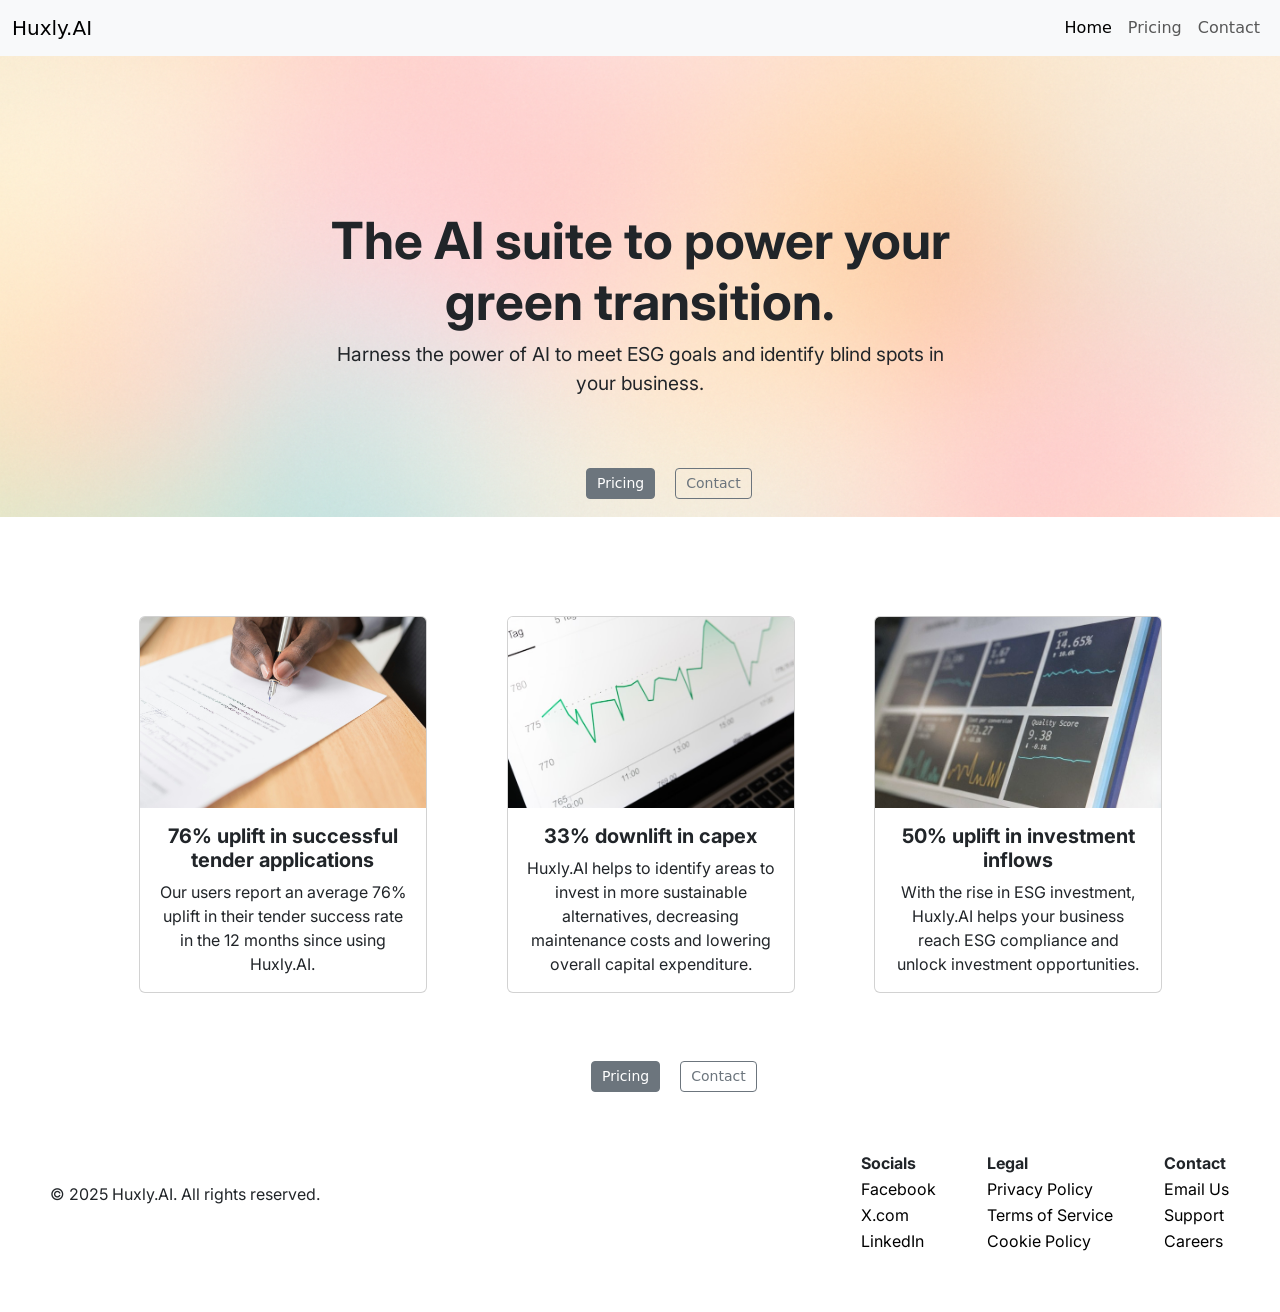
<file: index.html>
<!DOCTYPE html>
<html lang="en">

<head>
    <!-- metadata below sets character set, viewport settings, meta description, keywords for SEO, author and Title of the page. -->
    <meta charset="UTF-8">
    <meta name="viewport" content="width=device-width, initial-scale=1.0">
    <meta name="description" content="Huxly.AI - AI-powered ESG and Sustainability Data Platform">
    <meta name="keywords"
        content="Huxly.AI, ESG, Sustainability, AI-powered, Data Platform, Environmental, Social, Governance, Analytics">
    <meta name="author" content="Luke Thompson">
    <title>Huxly.AI - Home</title>
    <!-- link elements below includes bootstrap and original stylesheets into the page. -->
    <link rel="stylesheet" href="assets/css/style.css">
    <link href="https://cdn.jsdelivr.net/npm/bootstrap@5.3.8/dist/css/bootstrap.min.css" rel="stylesheet"
        integrity="sha384-sRIl4kxILFvY47J16cr9ZwB07vP4J8+LH7qKQnuqkuIAvNWLzeN8tE5YBujZqJLB" crossorigin="anonymous">
    <!-- embedding fonts from google -->
    <link rel="preconnect" href="https://fonts.googleapis.com">
    <link rel="preconnect" href="https://fonts.gstatic.com" crossorigin>
    <link
        href="https://fonts.googleapis.com/css2?family=Inter:ital,opsz,wght@0,14..32,100..900;1,14..32,100..900&display=swap"
        rel="stylesheet">
</head>

<body>
    <!-- header contains primary navbar which is fixed using CSS -->
    <header>
        <!-- Navbar code and style is repurposed from bootstrap's components library -->
        <nav class="navbar navbar-expand-lg bg-body-tertiary" id="primary-nav">
            <div class="container-fluid">
                <a class="navbar-brand" href="#">Huxly.AI</a>
                <button class="navbar-toggler" type="button" data-bs-toggle="collapse" data-bs-target="#navbarNav"
                    aria-controls="navbarNav" aria-expanded="false" aria-label="Toggle navigation">
                    <span class="navbar-toggler-icon"></span>
                </button>
                <!-- Navbar is built as an unordered list, use of flexbox to justify the navbar ul to the right of the div. -->
                <div class="collapse navbar-collapse" id="navbarNav">
                    <ul class="navbar-nav d-flex justify-content-end w-100">
                        <li class="nav-item">
                            <a class="nav-link active" aria-current="page"
                                aria-label="a hyperlink to navigate to the homepage" href="index.html">Home</a>
                        </li>
                        <li class="nav-item">
                            <a class="nav-link" href="pricing.html">Pricing</a>
                        </li>
                        <li class="nav-item">
                            <a class="nav-link" aria-label="a hyperlink to navigate to the contact page"
                                href="contact.html">Contact</a>
                        </li>
                    </ul>
                </div>
            </div>
        </nav>
    </header>
    <br>
    <!-- hero section semantically structured -->
    <section>
        <div class="hero-section">
            <!-- hero image with responsive deisgn and aria label for accessibilty
            image was generated using chatGPT and the "Ivory Glow" colour palette from Figma -->
            <img src="assets/img/hero-desktop-1.png"
                aria-label="Hero Image background showing an abstract and minimalist design with orange and blue tones representing sustainability and technology."
                alt="Abstract Hero Image desktop">

            <!-- h1 and p elements' variable font classes import font from google -->
            <h1 class="inter-bold-700">The AI suite to power your green transition.</h1>
            <p class="inter-normal-400">Harness the power of AI to meet ESG goals and identify blind spots in your
                business.</p>

            <!-- buttons from bootstrap are links to relevant pages on the site -->
            <div class="section-buttons">
                <a href="pricing.html" aria-label="a hyperlink to navigate to the pricing page"
                    class="btn btn-secondary btn-sm">
                    Pricing
                </a>
                <a href="contact.html" aria-label="a hyperlink to navigate to the contact page"
                    class="btn btn-outline-secondary btn-sm">
                    Contact
                </a>
            </div>
        </div>
    </section>
    <br>
    <section>
        <div class="benefits-section">
            <ul class="container row" id="benefits-ul">
                <li class="col-lg-4 col-md-6 col-sm-12">
                    <div class="card" style="width: 18rem;">
                        <img src="assets/img/cytonn-photography-unsplash.jpg" class="card-img-top"
                            alt="Photo of a person's hand signing a document. Photo by https://unsplash.com/@cytonn_photography?utm_source=unsplash&utm_medium=referral&utm_content=creditCopyText Cytonn Photography @ https://unsplash.com/photos/person-writing-on-white-paper-GJao3ZTX9gU?utm_source=unsplash&utm_medium=referral&utm_content=creditCopyText">
                        <div class="card-body">
                            <h5 class="card-title inter-bold-700">76% uplift in successful tender applications</h5>
                            <p class="card-text inter-normal-400">Our users report an average 76% uplift in their tender
                                success rate in the 12 months since using Huxly.AI.</p>
                        </div>
                    </div>
                </li>
                <li class="col-lg-4 col-md-6 col-sm-12">
                    <div class="card" style="width: 18rem;">
                        <img src="assets/img/markus-winkler-unsplash.jpg" class="card-img-top"
                            alt="Photo of financial market trend on a computer screen. Photo by https://unsplash.com/@markuswinkler?utm_source=unsplash&utm_medium=referral&utm_content=creditCopyText Markus Winkler @ https://unsplash.com/photos/black-and-silver-laptop-computer-IrRbSND5EUc">
                        <div class="card-body">
                            <h5 class="card-title inter-bold-700">33% downlift in capex</h5>
                            <p class="card-text inter-normal-400">Huxly.AI helps to identify areas to invest in more
                                sustainable alternatives, decreasing maintenance costs and lowering overall capital
                                expenditure.</p>
                        </div>
                    </div>
                </li>
                <li class="col-lg-4 col-md-6 col-sm-12">
                    <div class="card" style="width: 18rem;">
                        <img src="assets/img/stephen-dawson-unsplash.jpg" class="card-img-top"
                            alt="Photo by https://unsplash.com/@dawson2406?utm_source=unsplash&utm_medium=referral&utm_content=creditCopyText Stephen Dawson @ https://unsplash.com/photos/turned-on-monitoring-screen-qwtCeJ5cLYs?utm_source=unsplash&utm_medium=referral&utm_content=creditCopyTextUnsplash">
                        <div class="card-body">
                            <h5 class="card-title inter-bold-700">50% uplift in investment inflows</h5>
                            <p class="card-text inter-normal-400">With the rise in ESG investment,
                                Huxly.AI helps your business reach ESG compliance and unlock investment
                                opportunities.</p>
                        </div>
                    </div>
                </li>
            </ul>
            <div class="section-buttons">
                <!-- buttons from bootstrap are links to relevant pages on the site -->
                <a href="pricing.html" aria-label="a hyperlink to navigate to the pricing page"
                    class="btn btn-secondary btn-sm">
                    Pricing
                </a>
                <a href="contact.html" aria-label="a hyperlink to navigate to the contact page"
                    class="btn btn-outline-secondary btn-sm">
                    Contact
                </a>
            </div>
        </div>
    </section>

    <br>

    <!-- footer contains secondary navbar -->
    <footer>
        <div class="footer-nav">
            <nav class="navbar">
                <div class="footer-content col-md-6">
                    <p class="inter-normal-400">&copy; 2025 Huxly.AI. All rights reserved.</p>
                </div>

                <div class="footer-links col-md-6">
                    <table class="inter-normal-400"
                        aria-label="a data table containing the nav links for the footer nav bar">
                        <tr>
                            <th>
                                Socials
                            </th>
                            <th>
                                Legal
                            </th>
                            <th>
                                Contact
                            </th>
                        </tr>
                        <tr>
                            <td>
                                <a href="https://facebook.com/" target="_blank"
                                    aria-label="a hyperlink to facebook's homepage">Facebook</a>
                            </td>
                            <td>
                                <a href="https://www.privacypolicies.com/live/e289e4f3-e33b-4e38-826a-d3c6685af611"
                                    target="_blank" aria-label="a hyperlink to our privacy policy">Privacy Policy</a>
                            </td>
                            <td>
                                <a href="mailto:huxly@huxly.ai" target="_blank"
                                    aria-label="a hyperlink to email us">Email
                                    Us</a>
                            </td>
                        </tr>
                        <tr>
                            <td>
                                <a href="https://x.com/" target="_blank"
                                    aria-label="a hyperlink to X.com's homepage">X.com</a>
                            </td>
                            <td>
                                <a href="https://www.privacypolicies.com/live/bb65aa88-5503-41f1-b3d4-fbc7c5475021"
                                    target="_blank" aria-label="a hyperlink to our TOS">Terms of Service</a>
                            </td>
                            <td>
                                <a href="contact.html" aria-label="a hyperlink to our contact page">Support</a>
                            </td>
                        </tr>
                        <tr>
                            <td>
                                <a href="https://linkedin.com/" target="_blank"
                                    aria-label="a hyperlink to Linkedin's homepage">LinkedIn</a>
                            </td>
                            <td>
                                <a href="https://www.privacypolicies.com/live/eab9e047-bd60-47de-a37a-541c9a90000f"
                                    target="_blank" aria-label="a hyperlink to our cookie policy">Cookie Policy</a>
                            </td>
                            <td>
                                <a href="contact.html" aria-label="a hyperlink to our contact page">Careers</a>
                            </td>
                        </tr>
                    </table>
                </div>
            </nav>
        </div>
    </footer>

    <!-- Script below is to enable bootstrap on the webpage. -->
    <script src="https://cdn.jsdelivr.net/npm/bootstrap@5.3.8/dist/js/bootstrap.bundle.min.js"
        integrity="sha384-FKyoEForCGlyvwx9Hj09JcYn3nv7wiPVlz7YYwJrWVcXK/BmnVDxM+D2scQbITxI"
        crossorigin="anonymous"></script>
</body>

</html>
</file>
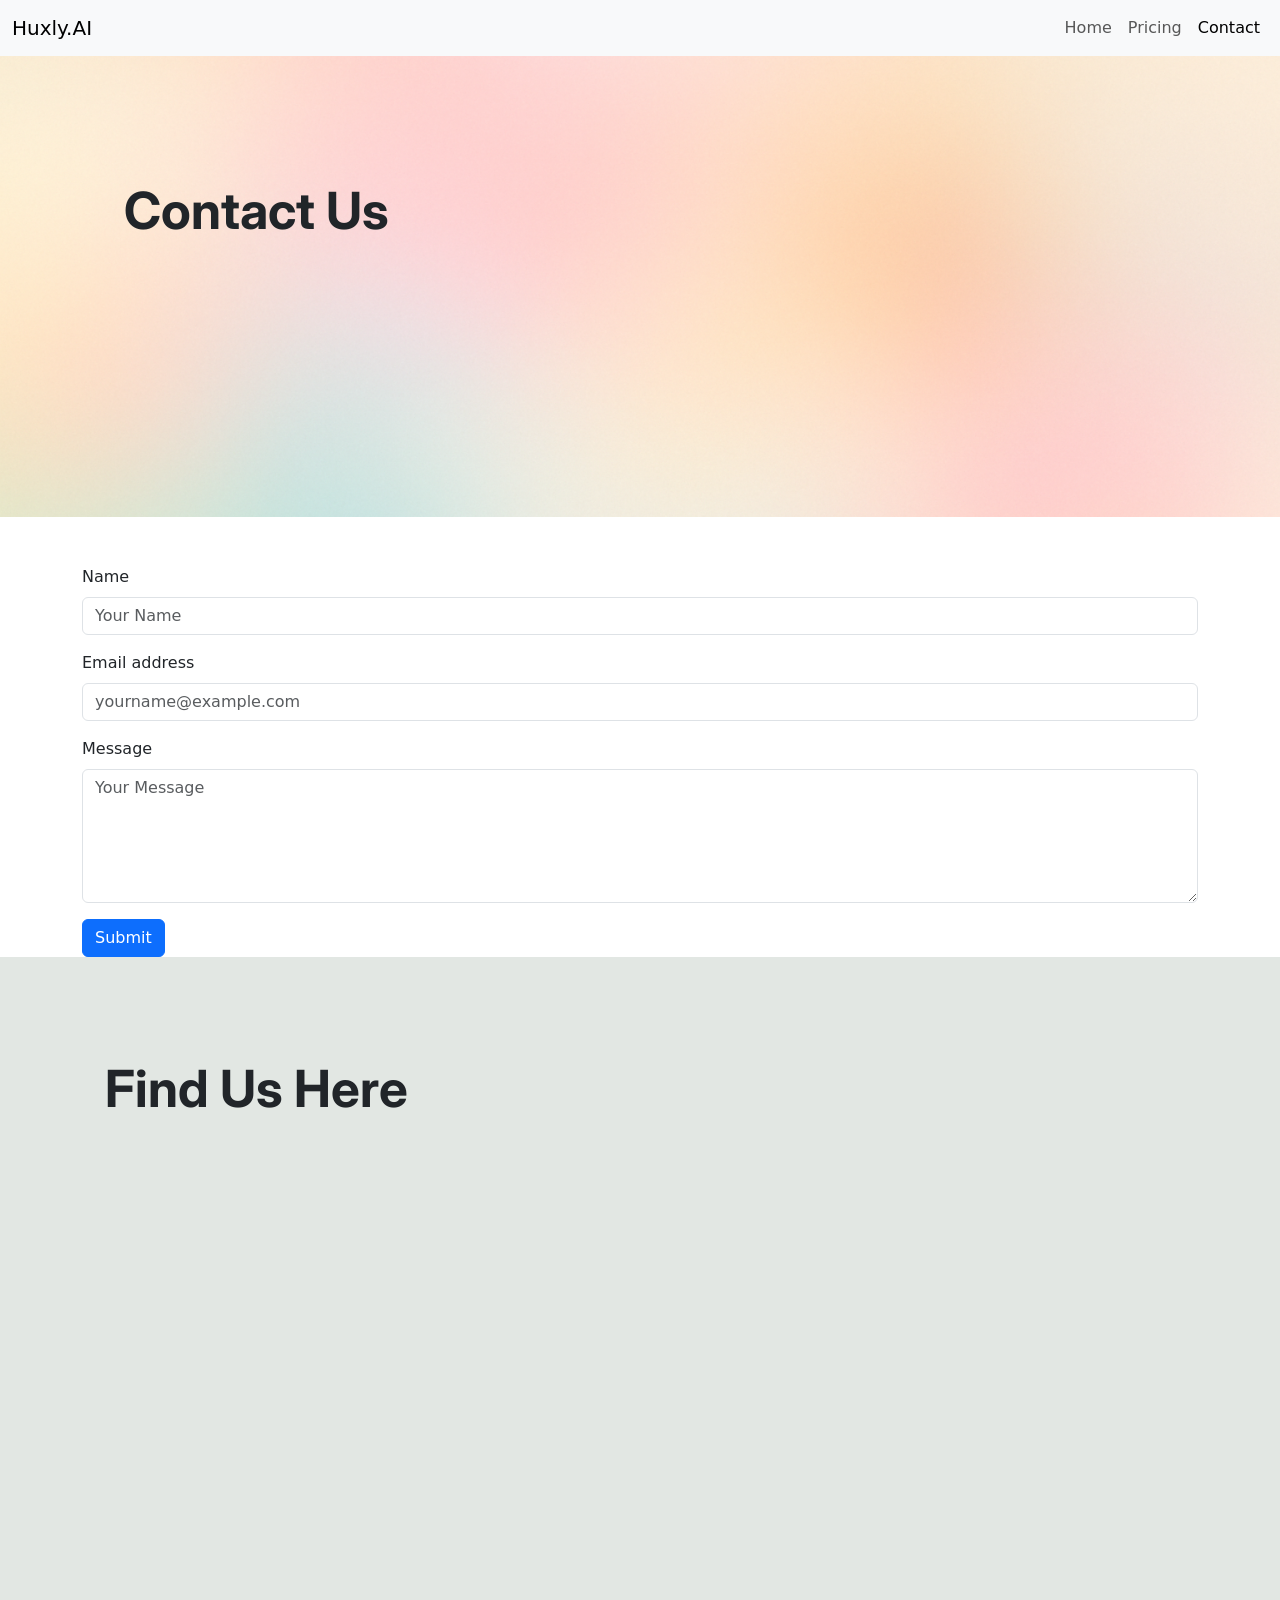
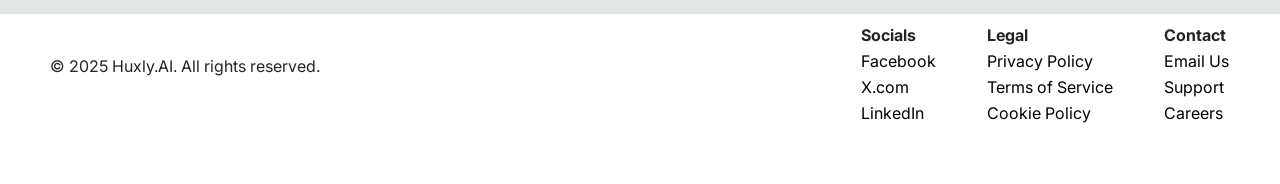
<file: contact.html>
<!DOCTYPE html>
<html lang="en">

<head>
    <!-- metadata below sets character set, viewport settings, meta description, keywords for SEO, author and Title of the page. -->
    <meta charset="UTF-8">
    <meta name="viewport" content="width=device-width, initial-scale=1.0">
    <meta name="description" content="Huxly.AI - AI-powered ESG and Sustainability Data Platform">
    <meta name="keywords"
        content="Huxly.AI, ESG, Sustainability, AI-powered, Data Platform, Environmental, Social, Governance, Analytics">
    <meta name="author" content="Luke Thompson">
    <title>Huxly.AI - Features</title>
    <!-- link elements below includes bootstrap and original stylesheets into the page. -->
    <link rel="stylesheet" href="assets/css/style.css">
    <link href="https://cdn.jsdelivr.net/npm/bootstrap@5.3.8/dist/css/bootstrap.min.css" rel="stylesheet"
        integrity="sha384-sRIl4kxILFvY47J16cr9ZwB07vP4J8+LH7qKQnuqkuIAvNWLzeN8tE5YBujZqJLB" crossorigin="anonymous">
    <!-- embedding fonts from google -->
    <link rel="preconnect" href="https://fonts.googleapis.com">
    <link rel="preconnect" href="https://fonts.gstatic.com" crossorigin>
    <link
        href="https://fonts.googleapis.com/css2?family=Inter:ital,opsz,wght@0,14..32,100..900;1,14..32,100..900&display=swap"
        rel="stylesheet">
</head>

<body>
    <!-- header contains primary navbar which is fixed using CSS -->
    <header>
        <!-- Navbar code and style is repurposed from bootstrap's components library -->
        <nav class="navbar navbar-expand-lg bg-body-tertiary" id="primary-nav">
            <div class="container-fluid">
                <a class="navbar-brand" href="#">Huxly.AI</a>
                <button class="navbar-toggler" type="button" data-bs-toggle="collapse" data-bs-target="#navbarNav"
                    aria-controls="navbarNav" aria-expanded="false" aria-label="Toggle navigation">
                    <span class="navbar-toggler-icon"></span>
                </button>
                <!-- Navbar is built as an unordered list, use of flexbox to justify the navbar ul to the right of the div. -->
                <div class="collapse navbar-collapse" id="navbarNav">
                    <ul class="navbar-nav d-flex justify-content-end w-100">
                        <li class="nav-item">
                            <a class="nav-link" aria-label="a hyperlink to navigate to the homepage"
                                href="index.html">Home</a>
                        </li>
                        <li class="nav-item">
                            <a class="nav-link" aria-label="a hyperlink to navigate to the pricing page"
                                href="pricing.html">Pricing</a>
                        </li>
                        <li class="nav-item">
                            <a class="nav-link active" aria-current="page" href="contact.html">Contact</a>
                        </li>
                    </ul>
                </div>
            </div>
        </nav>
    </header>
    <br>
    <section>
        <div class="contact-hero-section">
            <!-- hero image with responsive deisgn and aria label for accessibilty
            image was generated using chatGPT and the "Ivory Glow" colour palette from Figma -->
            <img src="assets/img/hero-desktop-1.png"
                aria-label="Hero Image background showing an abstract and minimalist design with orange and blue tones representing sustainability and technology."
                alt="Abstract Hero Image desktop">
            <h1 class="inter-bold-700">Contact Us</h1>
            <div id="contact-form" class="container col-sm-12 col-md-12 col-lg-12 mt-5">
                <form method="POST" action="https://formdump.codeinstitute.net/" target="_blank"
                    aria-label="a contact form to get in touch with us">
                    <div class="mb-3">
                        <label for="name" class="form-label">Name</label>
                        <input type="text" class="form-control" name="user-name" id="name" placeholder="Your Name"
                            aria-label="an input field to enter your name" required>
                    </div>
                    <div class="mb-3">
                        <label for="email" class="form-label">Email address</label>
                        <input type="email" class="form-control" name="user-email" id="email"
                            placeholder="yourname@example.com" aria-label="an input field to enter your email address"
                            required>
                    </div>
                    <div class="mb-3">
                        <label for="message" class="form-label">Message</label>
                        <textarea class="form-control" name="message" id="message" rows="5" placeholder="Your Message"
                            aria-label="a text area to write your message to us" required></textarea>
                    </div>
                    <button type="submit" class="btn btn-primary"
                        aria-label="a button to submit the form">Submit</button>
                </form>
            </div>
        </div>
    </section>

    <!-- section to include an iframe of google maps to find our address -->
    <section>
        <div id="grey-bg" class="contact-hero-section">
            <h1 class="inter-bold-700">Find Us Here</h1>
            <iframe id="maps-container" class="container col-sm-12"
                src="https://www.google.com/maps/embed?pb=!1m18!1m12!1m3!1d2379.0725728029465!2d-2.6079585229481568!3d53.39564167103368!2m3!1f0!2f0!3f0!3m2!1i1024!2i768!4f13.1!3m3!1m2!1s0x487b0248b0cb1c03%3A0xff80139ed7ace658!2s8%20Levens%20Cl%2C%20Warrington%20WA5%200EU!5e0!3m2!1sen!2suk!4v1764288295080!5m2!1sen!2suk"
                width="600" height="450" style="border:0;" allowfullscreen="" loading="lazy"
                referrerpolicy="no-referrer-when-downgrade">
            </iframe>
        </div>
    </section>
    <!-- footer contains secondary navbar -->
    <footer>
        <div class="footer-nav">
            <nav class="navbar">
                <div class="footer-content col-md-6">
                    <p class="inter-normal-400">&copy; 2025 Huxly.AI. All rights reserved.</p>
                </div>

                <div class="footer-links col-md-6">
                    <table class="inter-normal-400"
                        aria-label="a data table containing the nav links for the footer nav bar">
                        <tr>
                            <th>
                                Socials
                            </th>
                            <th>
                                Legal
                            </th>
                            <th>
                                Contact
                            </th>
                        </tr>
                        <tr>
                            <td>
                                <a href="https://facebook.com/" target="_blank"
                                    aria-label="a hyperlink to facebook's homepage">Facebook</a>
                            </td>
                            <td>
                                <a href="https://www.privacypolicies.com/live/e289e4f3-e33b-4e38-826a-d3c6685af611"
                                    target="_blank" aria-label="a hyperlink to our privacy policy">Privacy Policy</a>
                            </td>
                            <td>
                                <a href="mailto:huxly@huxly.ai" target="_blank"
                                    aria-label="a hyperlink to email us">Email
                                    Us</a>
                            </td>
                        </tr>
                        <tr>
                            <td>
                                <a href="https://x.com/" target="_blank"
                                    aria-label="a hyperlink to X.com's homepage">X.com</a>
                            </td>
                            <td>
                                <a href="https://www.privacypolicies.com/live/bb65aa88-5503-41f1-b3d4-fbc7c5475021"
                                    target="_blank" aria-label="a hyperlink to our TOS">Terms of Service</a>
                            </td>
                            <td>
                                <a href="contact.html" aria-label="a hyperlink to our contact page">Support</a>
                            </td>
                        </tr>
                        <tr>
                            <td>
                                <a href="https://linkedin.com/" target="_blank"
                                    aria-label="a hyperlink to Linkedin's homepage">LinkedIn</a>
                            </td>
                            <td>
                                <a href="https://www.privacypolicies.com/live/eab9e047-bd60-47de-a37a-541c9a90000f"
                                    target="_blank" aria-label="a hyperlink to our cookie policy">Cookie Policy</a>
                            </td>
                            <td>
                                <a href="contact.html" aria-label="a hyperlink to our contact page">Careers</a>
                            </td>
                        </tr>
                    </table>
                </div>
            </nav>
        </div>
    </footer>

    <!-- Script below is to enable bootstrap on the webpage. -->
    <script src="https://cdn.jsdelivr.net/npm/bootstrap@5.3.8/dist/js/bootstrap.bundle.min.js"
        integrity="sha384-FKyoEForCGlyvwx9Hj09JcYn3nv7wiPVlz7YYwJrWVcXK/BmnVDxM+D2scQbITxI"
        crossorigin="anonymous"></script>
</body>

</html>
</file>
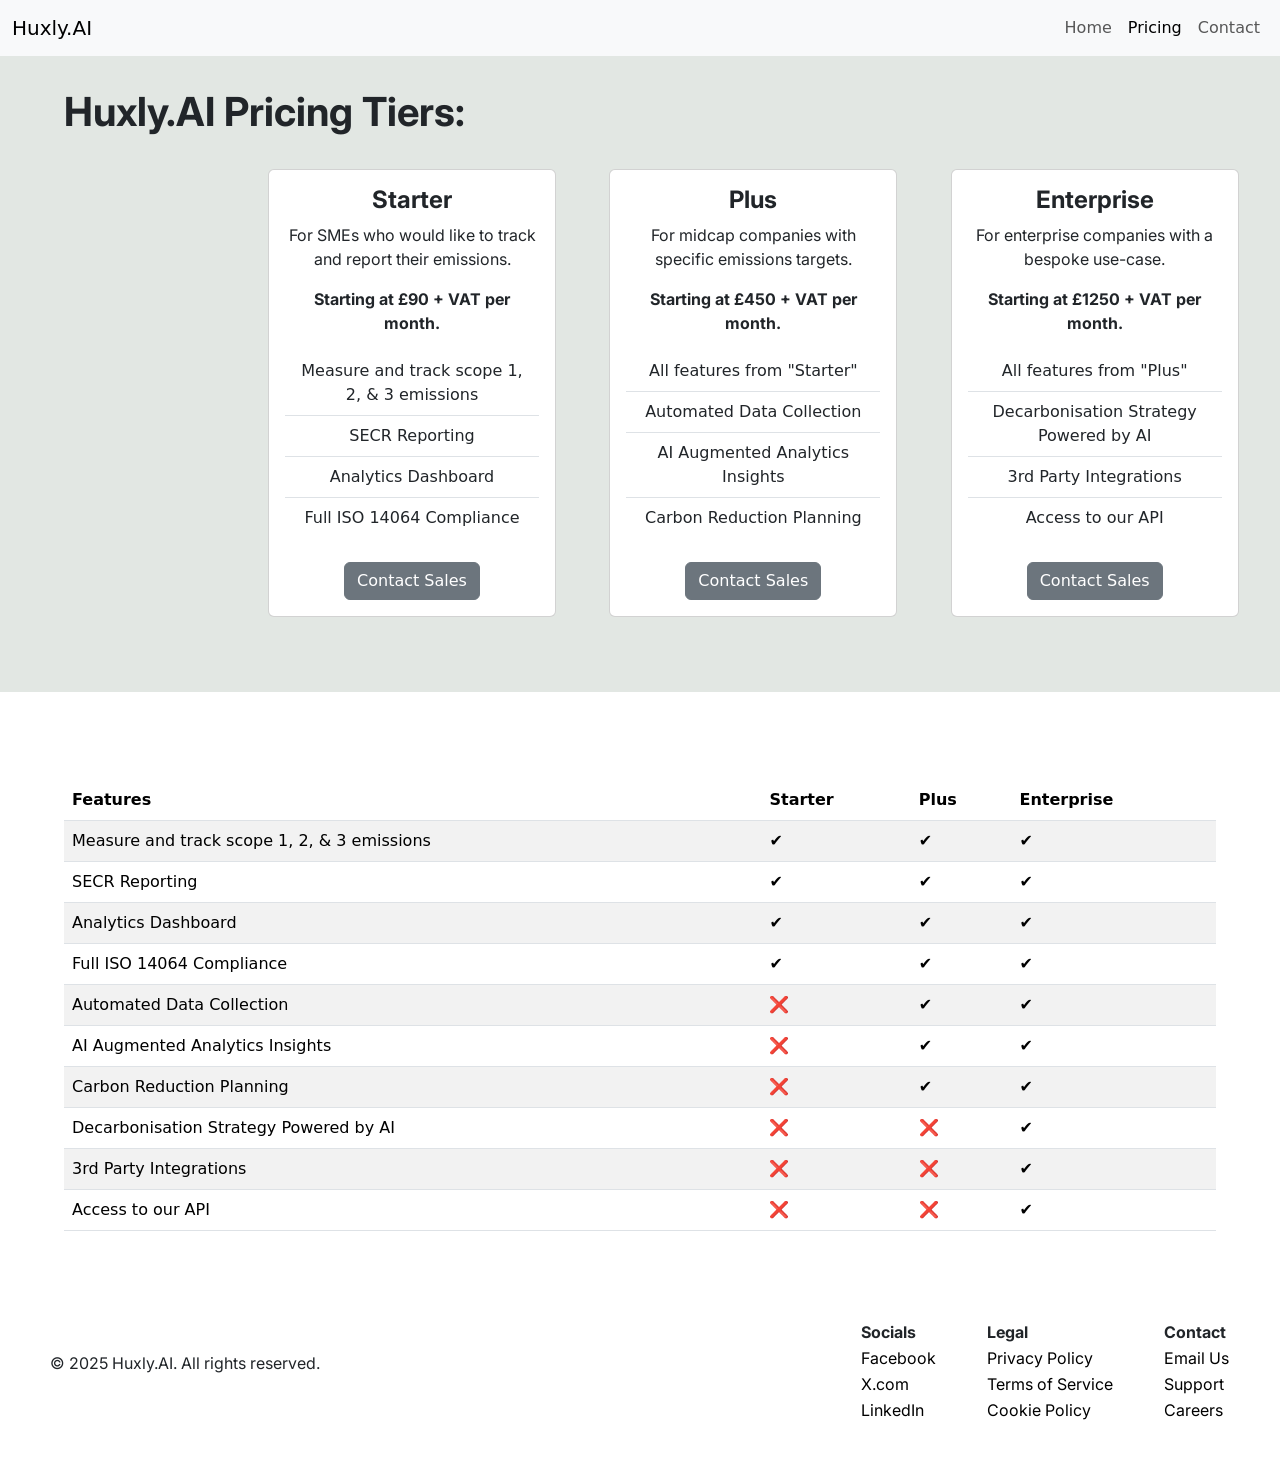
<file: pricing.html>
<!DOCTYPE html>
<html lang="en">

<head>
    <!-- metadata below sets character set, viewport settings, meta description, keywords for SEO, author and Title of the page. -->
    <meta charset="UTF-8">
    <meta name="viewport" content="width=device-width, initial-scale=1.0">
    <meta name="description" content="Huxly.AI - AI-powered ESG and Sustainability Data Platform">
    <meta name="keywords"
        content="Huxly.AI, ESG, Sustainability, AI-powered, Data Platform, Environmental, Social, Governance, Analytics">
    <meta name="author" content="Luke Thompson">
    <title>Huxly.AI - Features</title>
    <!-- link elements below includes bootstrap and original stylesheets into the page. -->
    <link rel="stylesheet" href="assets/css/style.css">
    <link href="https://cdn.jsdelivr.net/npm/bootstrap@5.3.8/dist/css/bootstrap.min.css" rel="stylesheet"
        integrity="sha384-sRIl4kxILFvY47J16cr9ZwB07vP4J8+LH7qKQnuqkuIAvNWLzeN8tE5YBujZqJLB" crossorigin="anonymous">
    <!-- embedding fonts from google -->
    <link rel="preconnect" href="https://fonts.googleapis.com">
    <link rel="preconnect" href="https://fonts.gstatic.com" crossorigin>
    <link
        href="https://fonts.googleapis.com/css2?family=Inter:ital,opsz,wght@0,14..32,100..900;1,14..32,100..900&display=swap"
        rel="stylesheet">
</head>

<body>
    <!-- header contains primary navbar which is fixed using CSS -->
    <header>
        <!-- Navbar code and style is repurposed from bootstrap's components library -->
        <nav class="navbar navbar-expand-lg bg-body-tertiary" id="primary-nav">
            <div class="container-fluid">
                <a class="navbar-brand" href="#">Huxly.AI</a>
                <button class="navbar-toggler" type="button" data-bs-toggle="collapse" data-bs-target="#navbarNav"
                    aria-controls="navbarNav" aria-expanded="false" aria-label="Toggle navigation">
                    <span class="navbar-toggler-icon"></span>
                </button>
                <!-- Navbar is built as an unordered list, use of flexbox to justify the navbar ul to the right of the div. -->
                <div class="collapse navbar-collapse" id="navbarNav">
                    <ul class="navbar-nav d-flex justify-content-end w-100">
                        <li class="nav-item">
                            <a class="nav-link" aria-label="a hyperlink to navigate to the homepage"
                                href="index.html">Home</a>
                        </li>
                        <li class="nav-item">
                            <a class="nav-link active" aria-current="page" href="pricing.html">Pricing</a>
                        </li>
                        <li class="nav-item">
                            <a class="nav-link" aria-label="a hyperlink to navigate to the contact page"
                                href="contact.html">Contact</a>
                        </li>
                    </ul>
                </div>
            </div>
        </nav>
    </header>
    <br>
    <!-- Semantically structured section for the pricing cards -->
    <section>
        <div id="pricing-h1">
            <h1 class="inter-bold-700">Huxly.AI Pricing Tiers:</h1>
        </div>
        <!-- the div container housing all the child elements is given an ID for styling purposes -->
        <div id="pricing-section">
            <ul class="container row" id="benefits-ul">
                <li class="col-lg-4 col-md-6 col-sm-12">
                    <div class="card" style="width: 18rem;">
                        <div class="card-body">
                            <!-- some copy for the features included below is inspired by the features listed on the gaia company pricing page, retreivable here: https://gaiacompany.io/carbon-accounting-software/pricing/ -->
                            <h4 class="card-title inter-bold-700">Starter</h4>
                            <p class="card-text inter-normal-400">For SMEs who would like to track and report their
                                emissions.</p>
                            <p class="card-text inter-bold-700">Starting at £90 + VAT per month.</p>
                            <ul class="list-group list-group-flush">
                                <li class="list-group-item">Measure and track scope 1, 2, & 3 emissions</li>
                                <li class="list-group-item">SECR Reporting</li>
                                <li class="list-group-item">Analytics Dashboard</li>
                                <li class="list-group-item">Full ISO 14064 Compliance</li>
                            </ul>
                            <br>
                            <a href="contact.html" class="btn btn-secondary">Contact Sales</a>
                        </div>
                    </div>
                </li>
                <li class="col-lg-4 col-md-6 col-sm-12">
                    <div class="card" style="width: 18rem;">
                        <div class="card-body">
                            <!-- some copy for the features included below is inspired by the features listed on the gaia company pricing page, retreivable here: https://gaiacompany.io/carbon-accounting-software/pricing/ -->
                            <h4 class="card-title inter-bold-700">Plus</h4>
                            <p class="card-text inter-normal-400">For midcap companies with specific emissions targets.
                            </p>
                            <p class="card-text inter-bold-700">Starting at £450 + VAT per month.</p>
                            <ul class="list-group list-group-flush">
                                <li class="list-group-item">All features from "Starter"</li>
                                <li class="list-group-item">Automated Data Collection</li>
                                <li class="list-group-item">AI Augmented Analytics Insights</li>
                                <li class="list-group-item">Carbon Reduction Planning</li>
                            </ul>
                            <br>
                            <a href="contact.html" class="btn btn-secondary">Contact Sales</a>
                        </div>
                    </div>
                </li>
                <li class="col-lg-4 col-md-6 col-sm-12">
                    <div class="card" style="width: 18rem;">
                        <div class="card-body">
                            <!-- some copy for the features included below is inspired by the features listed on the gaia company pricing page, retreivable here: https://gaiacompany.io/carbon-accounting-software/pricing/ -->
                            <h4 class="card-title inter-bold-700">Enterprise</h4>
                            <p class="card-text inter-normal-400">For enterprise companies with a bespoke use-case.</p>
                            <p class="card-text inter-bold-700">Starting at £1250 + VAT per month.</p>
                            <ul class="list-group list-group-flush">
                                <li class="list-group-item">All features from "Plus"</li>
                                <li class="list-group-item">Decarbonisation Strategy Powered by AI</li>
                                <li class="list-group-item">3rd Party Integrations</li>
                                <li class="list-group-item">Access to our API</li>
                            </ul>
                            <br>
                            <a href="contact.html" class="btn btn-secondary">Contact Sales</a>
                        </div>
                    </div>
                </li>
            </ul>
        </div>
    </section>
    <br>
    <!-- another semantically structured section for the tier comparison table -->
    <aside>
        <div id="pricing-comparison-section">
            <table class="table table-striped"
                aria-label="a data table comparing features included in each pricing tier">
                <thead>
                    <tr>
                        <th scope="col">Features</th>
                        <th scope="col">Starter</th>
                        <th scope="col">Plus</th>
                        <th scope="col">Enterprise</th>
                    </tr>
                </thead>
                <tbody>
                    <tr>
                        <td>Measure and track scope 1, 2, & 3 emissions</td>
                        <td>✔️</td>
                        <td>✔️</td>
                        <td>✔️</td>
                    </tr>
                    <tr>
                        <td>SECR Reporting</td>
                        <td>✔️</td>
                        <td>✔️</td>
                        <td>✔️</td>
                    </tr>
                    <tr>
                        <td>Analytics Dashboard</td>
                        <td>✔️</td>
                        <td>✔️</td>
                        <td>✔️</td>
                    </tr>
                    <tr>
                        <td>Full ISO 14064 Compliance</td>
                        <td>✔️</td>
                        <td>✔️</td>
                        <td>✔️</td>
                    </tr>
                    <tr>
                        <td>Automated Data Collection</td>
                        <td>❌</td>
                        <td>✔️</td>
                        <td>✔️</td>
                    </tr>
                    <tr>
                        <td>AI Augmented Analytics Insights</td>
                        <td>❌</td>
                        <td>✔️</td>
                        <td>✔️</td>
                    </tr>
                    <tr>
                        <td>Carbon Reduction Planning</td>
                        <td>❌</td>
                        <td>✔️</td>
                        <td>✔️</td>
                    </tr>
                    <tr>
                        <td>Decarbonisation Strategy Powered by AI</td>
                        <td>❌</td>
                        <td>❌</td>
                        <td>✔️</td>
                    </tr>
                    <tr>
                        <td>3rd Party Integrations</td>
                        <td>❌</td>
                        <td>❌</td>
                        <td>✔️</td>
                    </tr>
                    <tr>
                        <td>Access to our API</td>
                        <td>❌</td>
                        <td>❌</td>
                        <td>✔️</td>
                    </tr>
                </tbody>
            </table>
        </div>
    </aside>

    <!-- footer contains secondary navbar -->
    <footer>
        <div class="footer-nav">
            <nav class="navbar">
                <div class="footer-content col-md-6">
                    <p class="inter-normal-400">&copy; 2025 Huxly.AI. All rights reserved.</p>
                </div>

                <div class="footer-links col-md-6">
                    <table class="inter-normal-400"
                        aria-label="a data table containing the nav links for the footer nav bar">
                        <tr>
                            <th>
                                Socials
                            </th>
                            <th>
                                Legal
                            </th>
                            <th>
                                Contact
                            </th>
                        </tr>
                        <tr>
                            <td>
                                <a href="https://facebook.com/" target="_blank"
                                    aria-label="a hyperlink to facebook's homepage">Facebook</a>
                            </td>
                            <td>
                                <a href="https://www.privacypolicies.com/live/e289e4f3-e33b-4e38-826a-d3c6685af611"
                                    target="_blank" aria-label="a hyperlink to our privacy policy">Privacy Policy</a>
                            </td>
                            <td>
                                <a href="mailto:huxly@huxly.ai" target="_blank"
                                    aria-label="a hyperlink to email us">Email
                                    Us</a>
                            </td>
                        </tr>
                        <tr>
                            <td>
                                <a href="https://x.com/" target="_blank"
                                    aria-label="a hyperlink to X.com's homepage">X.com</a>
                            </td>
                            <td>
                                <a href="https://www.privacypolicies.com/live/bb65aa88-5503-41f1-b3d4-fbc7c5475021"
                                    target="_blank" aria-label="a hyperlink to our TOS">Terms of Service</a>
                            </td>
                            <td>
                                <a href="contact.html" aria-label="a hyperlink to our contact page">Support</a>
                            </td>
                        </tr>
                        <tr>
                            <td>
                                <a href="https://linkedin.com/" target="_blank"
                                    aria-label="a hyperlink to Linkedin's homepage">LinkedIn</a>
                            </td>
                            <td>
                                <a href="https://www.privacypolicies.com/live/eab9e047-bd60-47de-a37a-541c9a90000f"
                                    target="_blank" aria-label="a hyperlink to our cookie policy">Cookie Policy</a>
                            </td>
                            <td>
                                <a href="contact.html" aria-label="a hyperlink to our contact page">Careers</a>
                            </td>
                        </tr>
                    </table>
                </div>
            </nav>
        </div>
    </footer>

    <!-- Script below is to enable bootstrap on the webpage. -->
    <script src="https://cdn.jsdelivr.net/npm/bootstrap@5.3.8/dist/js/bootstrap.bundle.min.js"
        integrity="sha384-FKyoEForCGlyvwx9Hj09JcYn3nv7wiPVlz7YYwJrWVcXK/BmnVDxM+D2scQbITxI"
        crossorigin="anonymous"></script>
</body>

</html>
</file>
<file: assets/css/style.css>
/* This is the default stylesheet */

/* media query to change padding top size on smaller devices so headings aren't consumed by navbar */
@media screen and (max-width: 414px) {
    #pricing-h1 {
        padding-top: 10%;
    }
}

/* styling to ensure h1 is below the navbar and has smaller padding than the pricing cards */
@media screen and (min-width: 415px) {
    #pricing-h1 {
        /* colour is in-keeping with the Ivory Glow color scheme from Figma */
        background-color: #E2E7E3;
        display: flex;
        position: relative;
        padding-top: 5%;
        padding-left: 5%;
    }
}

/* makes all images responsive */
img {
    width: 100%;
    height: auto;
}

/* this css styles the variable font using the bold class (used mainly on headings)*/
.inter-bold-700 {
    font-family: "Inter", sans-serif;
    font-weight: 700;
    font-style: normal;
}

/* this css styles the variable font using the normal class (used mainly on p elements)*/
.inter-normal-400 {
    font-family: "Inter", sans-serif;
    font-weight: 400;
    font-style: normal;
    text-decoration: none;
}

/* styles the navbar to remain fixed at the top of the page and to fill the width of the viewport */
#primary-nav {
    position: fixed;
    width: 100%;
    z-index: 1;
}

/* style for the container which holds the hero section content, position is absolute so I can overlay objects on top of it*/
.hero-section {
    position: relative;
}

/* style for the img in the hero section, position is absolute so I can overlay objects on top of it*/
.hero-section img {
    position: relative;
}

/* h1 styling for the heading in the hero section container, text size is responsive as it is relative to the viewport width, 
poisitioning inside the container is styled so it is centred and overlayed using position: absolute; */
.hero-section h1 {
    font-size: 4vw;
    text-align: center;
    display: flex;
    justify-content: center;
    position: absolute;
    top: 50%;
    left: 50%;
    transform: translate(-50%, -50%);
}

/* p styling for the paragraph in the hero section container, text size is responsive as it is relative to the viewport width, 
poisitioning inside the container is styled so it is centred and overlayed using position: absolute; */
.hero-section p {
    font-size: 1.5vw;
    text-align: center;
    display: flex;
    justify-content: center;
    position: absolute;
    top: 70%;
    left: 50%;
    transform: translate(-50%, -50%);
}


/* styles the benefits section with padding, margin, height, etc */
.benefits-section {
    padding-top: 50px;
    padding-bottom: 50px;
    padding-left: 6vw;
    margin-left: 50px;
    margin-right: 50px;
    height: auto;
    display: flex;
    justify-content: center;
    align-items: center;
    position: relative;
}

/* removes default bullet points from unordered list in benefits section */
#benefits-ul {
    list-style-type: none;
    margin: 0;
    padding: 0;
}

/* adds padding to the list items in the benefits section */
#benefits-ul>li {
    padding-top: 25px;
    padding-bottom: 75px;
}

/* styles positioning of the buttons at the end of each section on the web page */
.section-buttons {
    display: flex;
    flex-direction: row;
    justify-content: center;
    position: absolute;
    top: 90%;
    left: 45%;
}

/* styles spacing between buttons */
.section-buttons>a {
    padding-left: 10px;
    padding-right: 10px;
    margin-left: 10px;
    margin-right: 10px;
}

/* justify's the text to the center of each bootstrap card */
.card-body {
    text-align: center;
}

/* styles the pricing cards to be centred in the webpage and below the fixed navbar */
#pricing-section {
    /* colour is in-keeping with the Ivory Glow color scheme from Figma */
    background-color: #E2E7E3;
    padding-left: 20%;
}

/* styles the pricing comparison table to be centred in the webpage and below the previous div */
#pricing-comparison-section {
    padding: 5%;
}

/* styles the footer navbar to fill the width of the viewport and to display flex containers inline */
.footer-nav {
    display: inline;
    position: relative;
    width: 100%;
}

/* styles the footer copyright info align left */
.footer-content {
    display: flex;
    align-content: center;
    justify-content: start;
    padding-left: 50px;
    padding-bottom: 50px;
}

/* styles the footer nav links to align right */
.footer-links {
    display: flex;
    align-content: center;
    justify-content: end;
    padding-right: 50px;
    padding-bottom: 50px;
}

.contact-hero-section {
    position: relative;
}

/* h1 styling for the heading in the contact hero section container, text size is responsive as it is relative to the viewport width, 
poisitioning inside the container is styled so it is centred and overlayed using position: absolute; */
.contact-hero-section h1 {
    font-size: 4vw;
    text-align: center;
    display: flex;
    justify-content: center;
    position: absolute;
    top: 20%;
    left: 20%;
    transform: translate(-50%, -50%);
}

/* allows contact form and h1 t overlap the background image */
#contact-form {
    position: absolute;
    bottom: 15%;
    left: 10%;
}

/* ensures that the form doesn't overlap the h1 on the page */
@media only screen and (max-width: 1600px) {
    #contact-form {
        position: relative;
        transform: translate(0, 0);
        margin-top: 20px;
        left: 0%;
    }
}

th,
td {
    padding-left: 50px;
}

/* the below style removes blue and underlined default styl;e for hyperlinks in the footer navbar table */
th>a {
    text-decoration: none;
    color: black;
}

/* the below style removes blue and underlined default styl;e for hyperlinks in the footer navbar table */
td>a {
    text-decoration: none;
    color: black;
}

/* places the iframe under the h1 and positions it on the page */
#maps-container {
    position: relative;
    left: 10%;
    margin-top: 200px;
}

/* ensures that the form doesn't overlap the h1 on the page */
@media only screen and (max-width: 1600px) {
    #maps-container {
        position: relative;
        transform: translate(0, 0);
        margin-top: 200px;
        left: 0%;
    }
}

/* styles the background of the iframe section according to the colour scheme */
#grey-bg {
    background-color: #E2E7E3;
}
</file>
